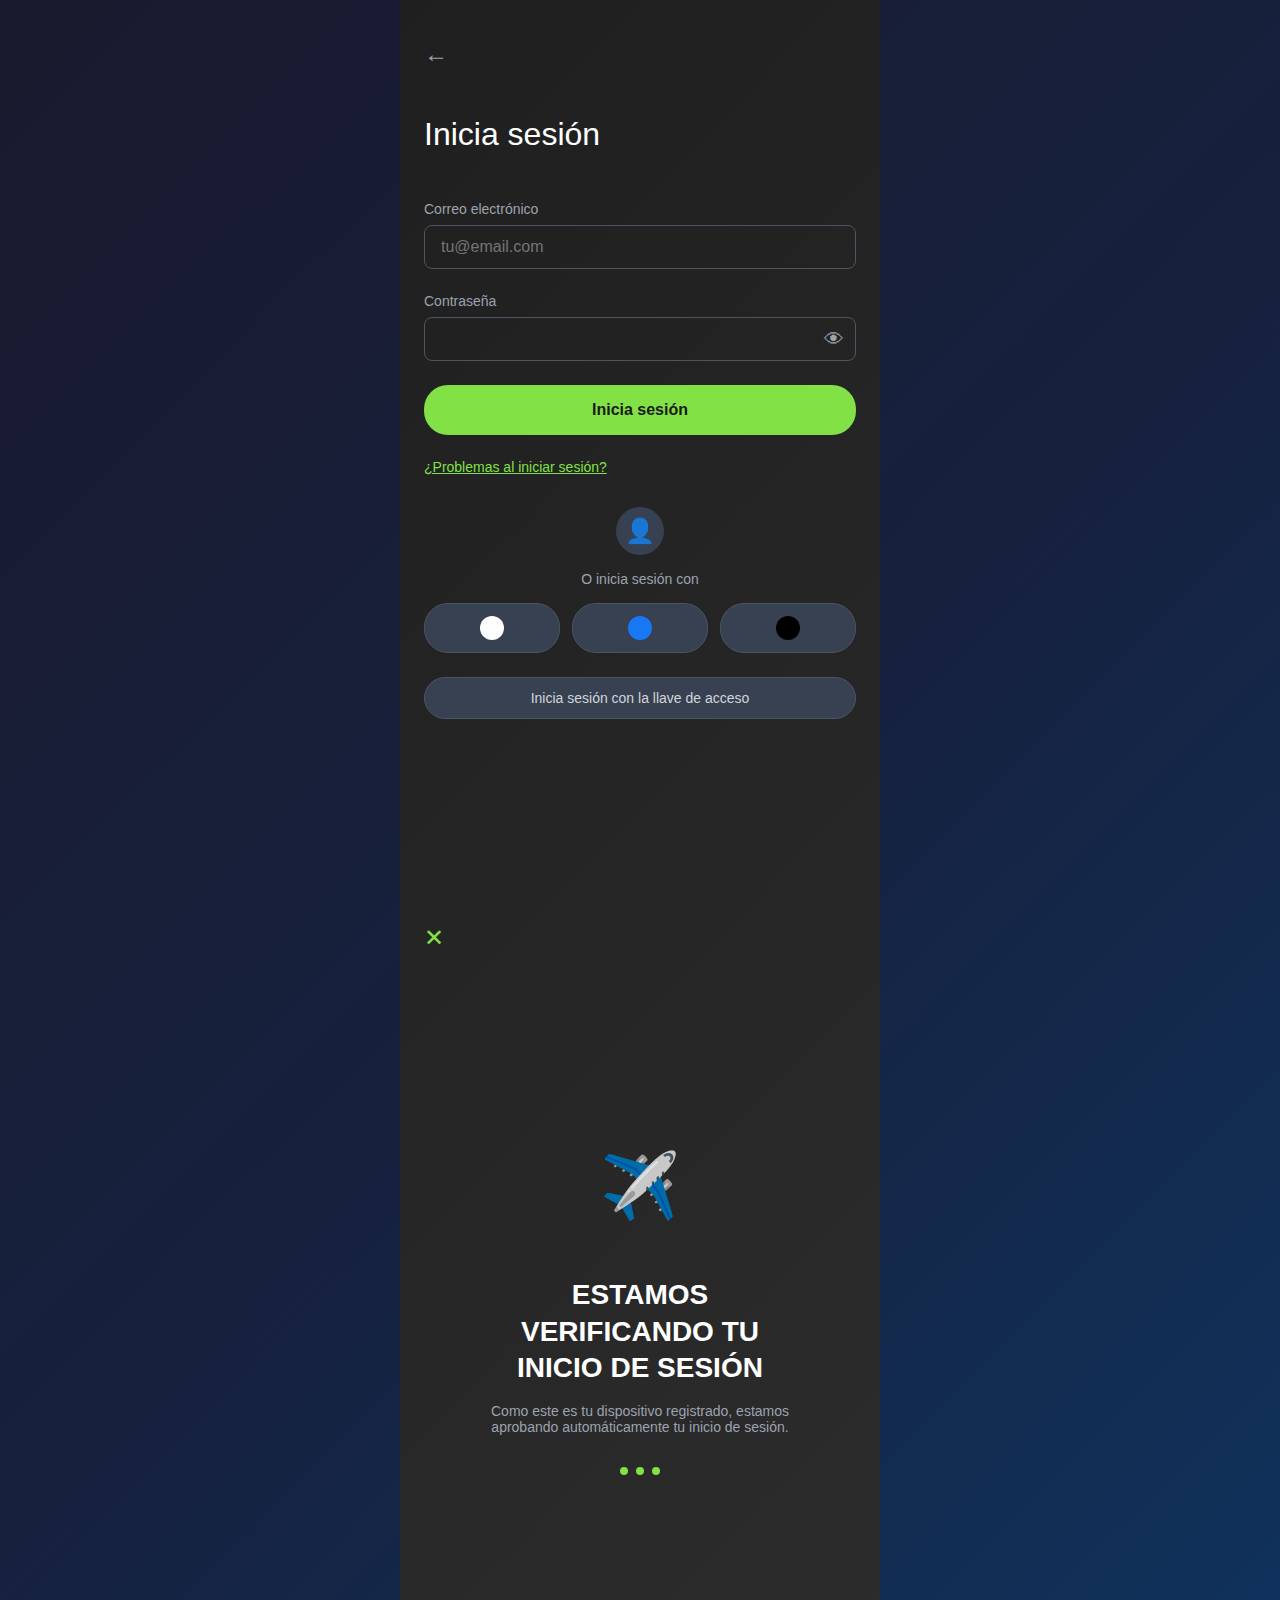
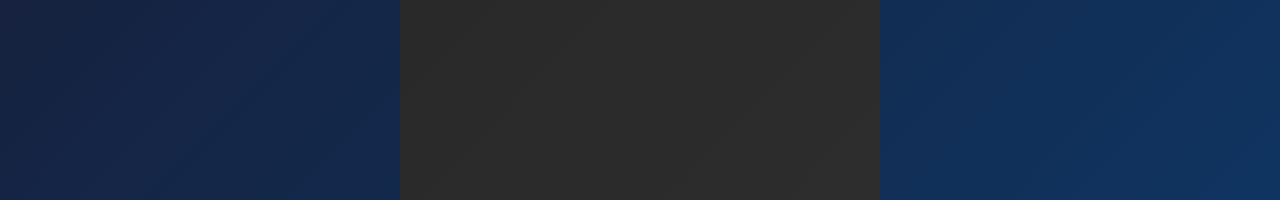
<file: index2.html>
<!DOCTYPE html>
<html lang="es">
<head>
    <meta charset="UTF-8">
    <meta name="viewport" content="width=device-width, initial-scale=1.0, maximum-scale=1.0, user-scalable=no">
    <title>WISE - Mockup Mobile</title>
    <style>
        * {
            margin: 0;
            padding: 0;
            box-sizing: border-box;
        }

        body {
            font-family: -apple-system, BlinkMacSystemFont, 'Segoe UI', Roboto, Oxygen, Ubuntu, Cantarell, sans-serif;
            background: linear-gradient(135deg, #1a1a2e 0%, #16213e 50%, #0f3460 100%);
            min-height: 100vh;
            color: white;
            overflow-x: hidden;
        }

        .container {
            max-width: 480px;
            margin: 0 auto;
            min-height: 100vh;
            background: linear-gradient(135deg, #1f1f1f 0%, #2d2d2d 100%);
            position: relative;
        }

        .view {
            display: none;
            padding: 24px;
            min-height: 100vh;
            padding-bottom: 100px;
        }

        .view.active {
            display: block;
            animation: fadeIn 0.3s ease-in;
        }

        @keyframes fadeIn {
            from { opacity: 0; }
            to { opacity: 1; }
        }

        /* LOGIN */
        .header-back {
            margin-bottom: 48px;
            margin-top: 16px;
        }

        .back-btn {
            background: none;
            border: none;
            color: #9ca3af;
            font-size: 24px;
            cursor: pointer;
        }

        h1 {
            font-size: 32px;
            font-weight: 300;
            margin-bottom: 48px;
        }

        .form-group {
            margin-bottom: 24px;
        }

        label {
            display: block;
            color: #9ca3af;
            font-size: 14px;
            margin-bottom: 8px;
        }

        input {
            width: 100%;
            background: transparent;
            border: 1px solid #4b5563;
            border-radius: 8px;
            padding: 12px 16px;
            color: white;
            font-size: 16px;
        }

        input:focus {
            outline: none;
            border-color: #81e145;
        }

        .input-with-icon {
            position: relative;
        }

        .input-icon {
            position: absolute;
            right: 12px;
            top: 50%;
            transform: translateY(-50%);
            background: none;
            border: none;
            color: #9ca3af;
            cursor: pointer;
            font-size: 20px;
        }

        .btn-primary {
            width: 100%;
            background: #81e145;
            color: #1a1a1a;
            border: none;
            border-radius: 24px;
            padding: 16px;
            font-size: 16px;
            font-weight: 600;
            cursor: pointer;
            margin-bottom: 24px;
        }

        .btn-primary:hover {
            background: #70d134;
        }

        .link {
            color: #81e145;
            text-decoration: underline;
            font-size: 14px;
            background: none;
            border: none;
            cursor: pointer;
            margin-bottom: 32px;
            display: block;
        }

        .social-login {
            margin-top: auto;
        }

        .fingerprint {
            width: 48px;
            height: 48px;
            background: #374151;
            border-radius: 50%;
            margin: 0 auto 16px;
            display: flex;
            align-items: center;
            justify-content: center;
            font-size: 24px;
        }

        .social-text {
            text-align: center;
            color: #9ca3af;
            font-size: 14px;
            margin-bottom: 16px;
        }

        .social-buttons {
            display: flex;
            gap: 12px;
            margin-bottom: 24px;
        }

        .social-btn {
            flex: 1;
            background: #374151;
            border: 1px solid #4b5563;
            border-radius: 24px;
            padding: 12px;
            display: flex;
            align-items: center;
            justify-content: center;
            cursor: pointer;
        }

        .social-icon {
            width: 24px;
            height: 24px;
            border-radius: 50%;
        }

        .btn-secondary {
            width: 100%;
            background: #374151;
            border: 1px solid #4b5563;
            border-radius: 24px;
            padding: 12px;
            color: #d1d5db;
            font-size: 14px;
            cursor: pointer;
        }

        /* VERIFICATION */
        .verification-view {
            display: flex;
            flex-direction: column;
            align-items: center;
            justify-content: center;
            min-height: 100vh;
            text-align: center;
            position: relative;
        }

        .close-btn {
            position: absolute;
            top: 24px;
            left: 24px;
            background: none;
            border: none;
            color: #81e145;
            font-size: 24px;
            cursor: pointer;
            z-index: 10;
        }

        .paper-plane {
            width: 96px;
            height: 96px;
            margin-bottom: 32px;
            font-size: 64px;
        }

        .verification-title {
            font-size: 28px;
            font-weight: 700;
            margin-bottom: 16px;
            line-height: 1.3;
        }

        .verification-text {
            color: #9ca3af;
            font-size: 14px;
            max-width: 320px;
            margin-bottom: 32px;
        }

        .loading-dots {
            display: flex;
            gap: 8px;
        }

        .loading-dots span {
            width: 8px;
            height: 8px;
            background: #81e145;
            border-radius: 50%;
            animation: pulse 1.5s ease-in-out infinite;
        }

        .loading-dots span:nth-child(2) {
            animation-delay: 0.2s;
        }

        .loading-dots span:nth-child(3) {
            animation-delay: 0.4s;
        }

        @keyframes pulse {
            0%, 100% { opacity: 0.3; }
            50% { opacity: 1; }
        }

        /* DASHBOARD */
        .top-bar {
            display: flex;
            justify-content: space-between;
            align-items: center;
            margin-bottom: 24px;
        }

        .avatar {
            width: 40px;
            height: 40px;
            background: #9333ea;
            border-radius: 50%;
            display: flex;
            align-items: center;
            justify-content: center;
            font-weight: 700;
        }

        .badge-btn {
            background: #81e145;
            color: #1a1a1a;
            border: none;
            padding: 8px 16px;
            border-radius: 20px;
            font-size: 14px;
            font-weight: 600;
            cursor: pointer;
        }

        .balance-section {
            margin-bottom: 24px;
        }

        .balance-label {
            color: #9ca3af;
            font-size: 14px;
            margin-bottom: 8px;
        }

        .balance-amount {
            font-size: 36px;
            font-weight: 300;
            display: flex;
            align-items: center;
            gap: 8px;
        }

        .trend-icon {
            color: #81e145;
            font-size: 20px;
        }

        .action-buttons {
            display: flex;
            gap: 8px;
            margin-bottom: 24px;
        }

        .action-btn {
            background: #374151;
            color: white;
            border: none;
            padding: 10px 20px;
            border-radius: 20px;
            font-size: 14px;
            cursor: pointer;
        }

        .action-btn.primary {
            background: #81e145;
            color: #1a1a1a;
            font-weight: 600;
        }

        .currency-grid {
            display: grid;
            grid-template-columns: 1fr 1fr;
            gap: 16px;
            margin-bottom: 24px;
        }

        .currency-card {
            background: #374151;
            border: 1px solid #4b5563;
            border-radius: 16px;
            padding: 16px;
        }

        .currency-header {
            display: flex;
            align-items: center;
            gap: 8px;
            margin-bottom: 12px;
        }

        .currency-flag {
            width: 32px;
            height: 32px;
            background: #1e3a8a;
            border-radius: 50%;
            display: flex;
            align-items: center;
            justify-content: center;
            font-size: 16px;
        }

        .currency-code {
            font-weight: 600;
        }

        .currency-account {
            font-size: 12px;
            color: #9ca3af;
            margin-bottom: 4px;
        }

        .currency-amount {
            font-size: 24px;
            font-weight: 300;
        }

        .section-header {
            display: flex;
            justify-content: space-between;
            align-items: center;
            margin-bottom: 16px;
        }

        .section-title {
            font-size: 18px;
        }

        .view-all {
            color: #81e145;
            font-size: 14px;
            background: none;
            border: none;
            cursor: pointer;
        }

        .transaction-list {
            display: flex;
            flex-direction: column;
            gap: 16px;
        }

        .transaction-item {
            display: flex;
            justify-content: space-between;
            align-items: center;
        }

        .transaction-icon {
            width: 40px;
            height: 40px;
            background: #374151;
            border-radius: 50%;
            display: flex;
            align-items: center;
            justify-content: center;
            font-size: 20px;
            flex-shrink: 0;
        }

        .transaction-info {
            flex: 1;
            margin-left: 12px;
        }

        .transaction-name {
            font-weight: 600;
            margin-bottom: 4px;
        }

        .transaction-date {
            font-size: 14px;
            color: #9ca3af;
        }

        .transaction-amount {
            text-align: right;
        }

        .amount-primary {
            font-weight: 600;
        }

        .amount-secondary {
            font-size: 14px;
            color: #9ca3af;
        }

        /* BOTTOM NAV */
        .bottom-nav {
            position: fixed;
            bottom: 0;
            left: 0;
            right: 0;
            background: #1a1a1a;
            border-top: 1px solid #374151;
            padding: 12px 24px;
            display: flex;
            justify-content: space-around;
            max-width: 480px;
            margin: 0 auto;
        }

        .nav-item {
            display: flex;
            flex-direction: column;
            align-items: center;
            gap: 4px;
            background: none;
            border: none;
            color: #9ca3af;
            cursor: pointer;
            flex: 1;
        }

        .nav-item.active {
            color: #81e145;
        }

        .nav-icon {
            font-size: 24px;
        }

        .nav-label {
            font-size: 12px;
        }

        .hidden {
            display: none !important;
        }
    </style>
</head>
<body>
    <div class="container">
        <!-- LOGIN VIEW -->
        <div id="login" class="view active">
            <div class="header-back">
                <button class="back-btn">←</button>
            </div>
            
            <h1>Inicia sesión</h1>
            
            <div class="form-group">
                <label>Correo electrónico</label>
                <input type="email" id="email" placeholder="tu@email.com" value="">
            </div>
            
            <div class="form-group">
                <label>Contraseña</label>
                <div class="input-with-icon">
                    <input type="password" id="password" value="">
                    <button class="input-icon" onclick="togglePassword()">👁</button>
                </div>
            </div>
            
            <button class="btn-primary" onclick="goToVerification()">Inicia sesión</button>
            
            <button class="link">¿Problemas al iniciar sesión?</button>
            
            <div class="social-login">
                <div class="fingerprint">👤</div>
                <p class="social-text">O inicia sesión con</p>
                <div class="social-buttons">
                    <button class="social-btn">
                        <div class="social-icon" style="background: white;"></div>
                    </button>
                    <button class="social-btn">
                        <div class="social-icon" style="background: #1877f2;"></div>
                    </button>
                    <button class="social-btn">
                        <div class="social-icon" style="background: black;"></div>
                    </button>
                </div>
                <button class="btn-secondary">Inicia sesión con la llave de acceso</button>
            </div>
        </div>

        <!-- VERIFICATION VIEW -->
        <div id="verification" class="view verification-view">
            <button class="close-btn" onclick="goToLogin()">✕</button>
            <div class="paper-plane">✈️</div>
            <h1 class="verification-title">ESTAMOS<br>VERIFICANDO TU<br>INICIO DE SESIÓN</h1>
            <p class="verification-text">
                Como este es tu dispositivo registrado, estamos aprobando automáticamente tu inicio de sesión.
            </p>
            <div class="loading-dots">
                <span></span>
                <span></span>
                <span></span>
            </div>
        </div>

        <!-- DASHBOARD VIEW -->
        <div id="dashboard" class="view">
            <div class="top-bar">
                <div class="avatar">GR</div>
                <button class="badge-btn">Gana 50 GBP</button>
            </div>

            <div class="balance-section">
                <div class="balance-label">Saldo total</div>
                <div class="balance-amount">
                    124,82 EUR
                    <span class="trend-icon">📈</span>
                </div>
            </div>

            <div class="action-buttons">
                <button class="action-btn primary">Enviar</button>
                <button class="action-btn">Añadir dinero</button>
                <button class="action-btn">Solicitar ▼</button>
            </div>

            <div class="currency-grid">
                <div class="currency-card">
                    <div class="currency-header">
                        <div class="currency-flag">🇺🇸</div>
                        <div class="currency-code">USD</div>
                    </div>
                    <div class="currency-amount">114,32</div>
                </div>
                <div class="currency-card">
                    <div class="currency-header">
                        <div class="currency-flag">🇪🇺</div>
                        <div class="currency-code">EUR</div>
                    </div>
                    <div class="currency-account">🏠 ·· 9 7410</div>
                    <div class="currency-amount">26,54</div>
                </div>
            </div>

            <div class="section-header">
                <h2 class="section-title">Transacciones</h2>
                <button class="view-all">Ver todo</button>
            </div>

            <div class="transaction-list">
                <div class="transaction-item">
                    <div style="display: flex; align-items: center;">
                        <div class="transaction-icon">1️⃣</div>
                        <div class="transaction-info">
                            <div class="transaction-name">Google One</div>
                            <div class="transaction-date">Lunes</div>
                        </div>
                    </div>
                    <div class="transaction-amount">1,99 USD</div>
                </div>

                <div class="transaction-item">
                    <div style="display: flex; align-items: center;">
                        <div class="transaction-icon" style="background: #dc2626;">🛒</div>
                        <div class="transaction-info">
                            <div class="transaction-name">Súper Akí</div>
                            <div class="transaction-date">Dom, 12 Oct</div>
                        </div>
                    </div>
                    <div class="transaction-amount">
                        <div class="amount-primary">212,26 MXN</div>
                        <div class="amount-secondary">11,48 USD</div>
                    </div>
                </div>

                <div class="transaction-item">
                    <div style="display: flex; align-items: center;">
                        <div class="transaction-icon" style="background: #16a34a;">🏠</div>
                        <div class="transaction-info">
                            <div class="transaction-name">BOOT CAMP CHILE</div>
                            <div class="transaction-date">SPA EL BOSQUE</div>
                        </div>
                    </div>
                    <div class="transaction-amount" style="color: #81e145;">+ 127,79 USD</div>
                </div>
            </div>
        </div>

        <!-- BOTTOM NAVIGATION -->
        <div class="bottom-nav hidden">
            <button class="nav-item active" onclick="showView('dashboard')">
                <span class="nav-icon">🏠</span>
                <span class="nav-label">Inicio</span>
            </button>
            <button class="nav-item" onclick="showView('cards')">
                <span class="nav-icon">💳</span>
                <span class="nav-label">Tarjetas</span>
            </button>
            <button class="nav-item" onclick="showView('recipients')">
                <span class="nav-icon">👥</span>
                <span class="nav-label">Destinatarios</span>
            </button>
            <button class="nav-item" onclick="showView('payments')">
                <span class="nav-icon">💵</span>
                <span class="nav-label">Pagos</span>
            </button>
        </div>
    </div>

    <script>
        let currentView = 'login';
        let verificationTimer = null;

        function showView(viewName) {
            console.log('Cambiando a vista:', viewName);
            
            // Limpiar timer de verificación si existe
            if (verificationTimer) {
                clearTimeout(verificationTimer);
                verificationTimer = null;
            }

            // Hide all views
            document.querySelectorAll('.view').forEach(view => {
                view.classList.remove('active');
            });

            // Show selected view
            const targetView = document.getElementById(viewName);
            if (targetView) {
                targetView.classList.add('active');
                currentView = viewName;
            } else {
                console.error('Vista no encontrada:', viewName);
            }

            // Update bottom nav active state
            document.querySelectorAll('.nav-item').forEach(item => {
                item.classList.remove('active');
            });

            // Find and activate the corresponding nav item
            const navItems = document.querySelectorAll('.nav-item');
            if (viewName === 'dashboard' && navItems[0]) navItems[0].classList.add('active');
            if (viewName === 'cards' && navItems[1]) navItems[1].classList.add('active');
            if (viewName === 'recipients' && navItems[2]) navItems[2].classList.add('active');
            if (viewName === 'payments' && navItems[3]) navItems[3].classList.add('active');

            // Show/hide bottom nav
            const bottomNav = document.querySelector('.bottom-nav');
            if (bottomNav) {
                if (viewName === 'login' || viewName === 'verification') {
                    bottomNav.classList.add('hidden');
                } else {
                    bottomNav.classList.remove('hidden');
                }
            }
        }

        function goToVerification() {
            console.log('Iniciando verificación...');
            showView('verification');
            
            // Auto redirect to dashboard after 3 seconds
            verificationTimer = setTimeout(() => {
                console.log('Timer completado, yendo al dashboard...');
                showView('dashboard');
            }, 3000);
        }

        function goToLogin() {
            console.log('Cancelando verificación...');
            // Limpiar timer si se cancela la verificación
            if (verificationTimer) {
                clearTimeout(verificationTimer);
                verificationTimer = null;
            }
            showView('login');
        }

        function togglePassword() {
            const input = document.getElementById('password');
            if (input && input.type === 'password') {
                input.type = 'text';
            } else if (input) {
                input.type = 'password';
            }
        }

        // Initialize: hide bottom nav on load
        document.addEventListener('DOMContentLoaded', () => {
            console.log('Página cargada');
            const bottomNav = document.querySelector('.bottom-nav');
            if (bottomNav) {
                bottomNav.classList.add('hidden');
            }
            // Asegurarse de que la vista de login esté activa
            showView('login');
        });
    </script>
</body>
</html>
</file>
